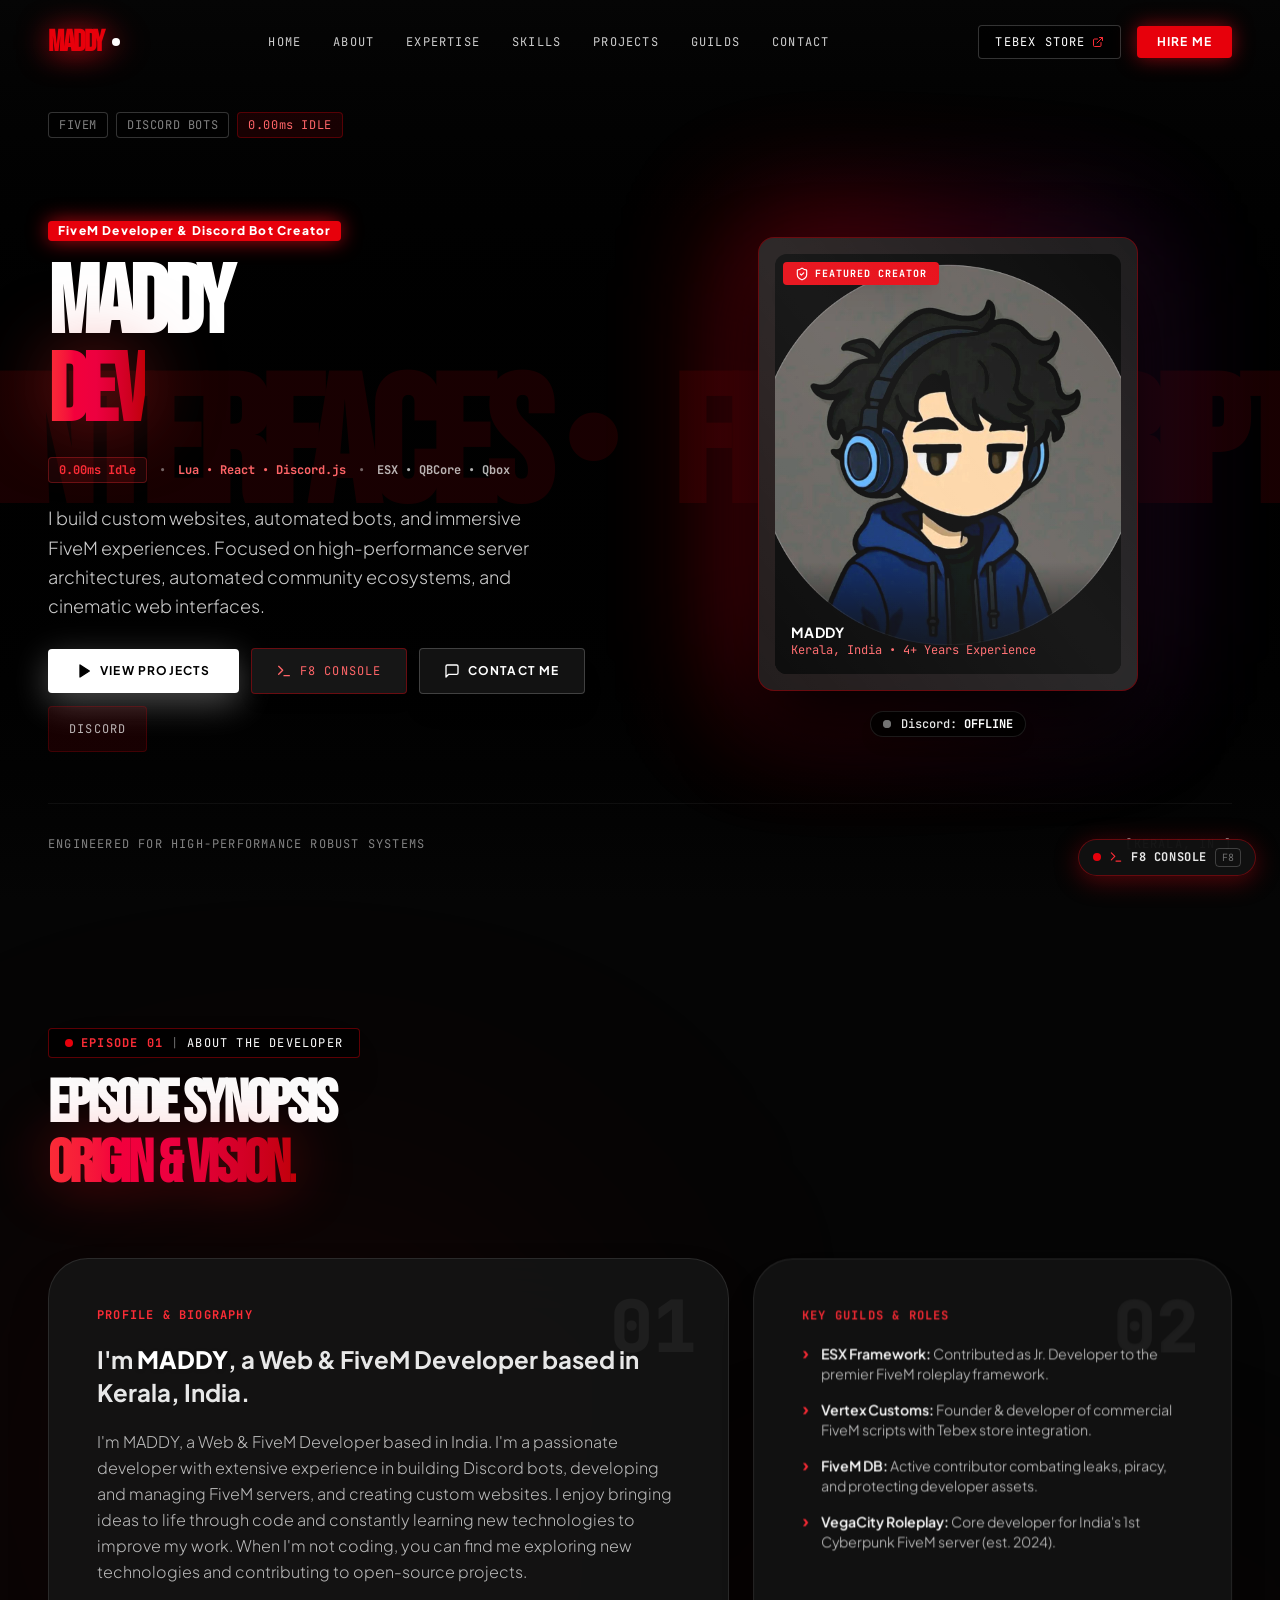
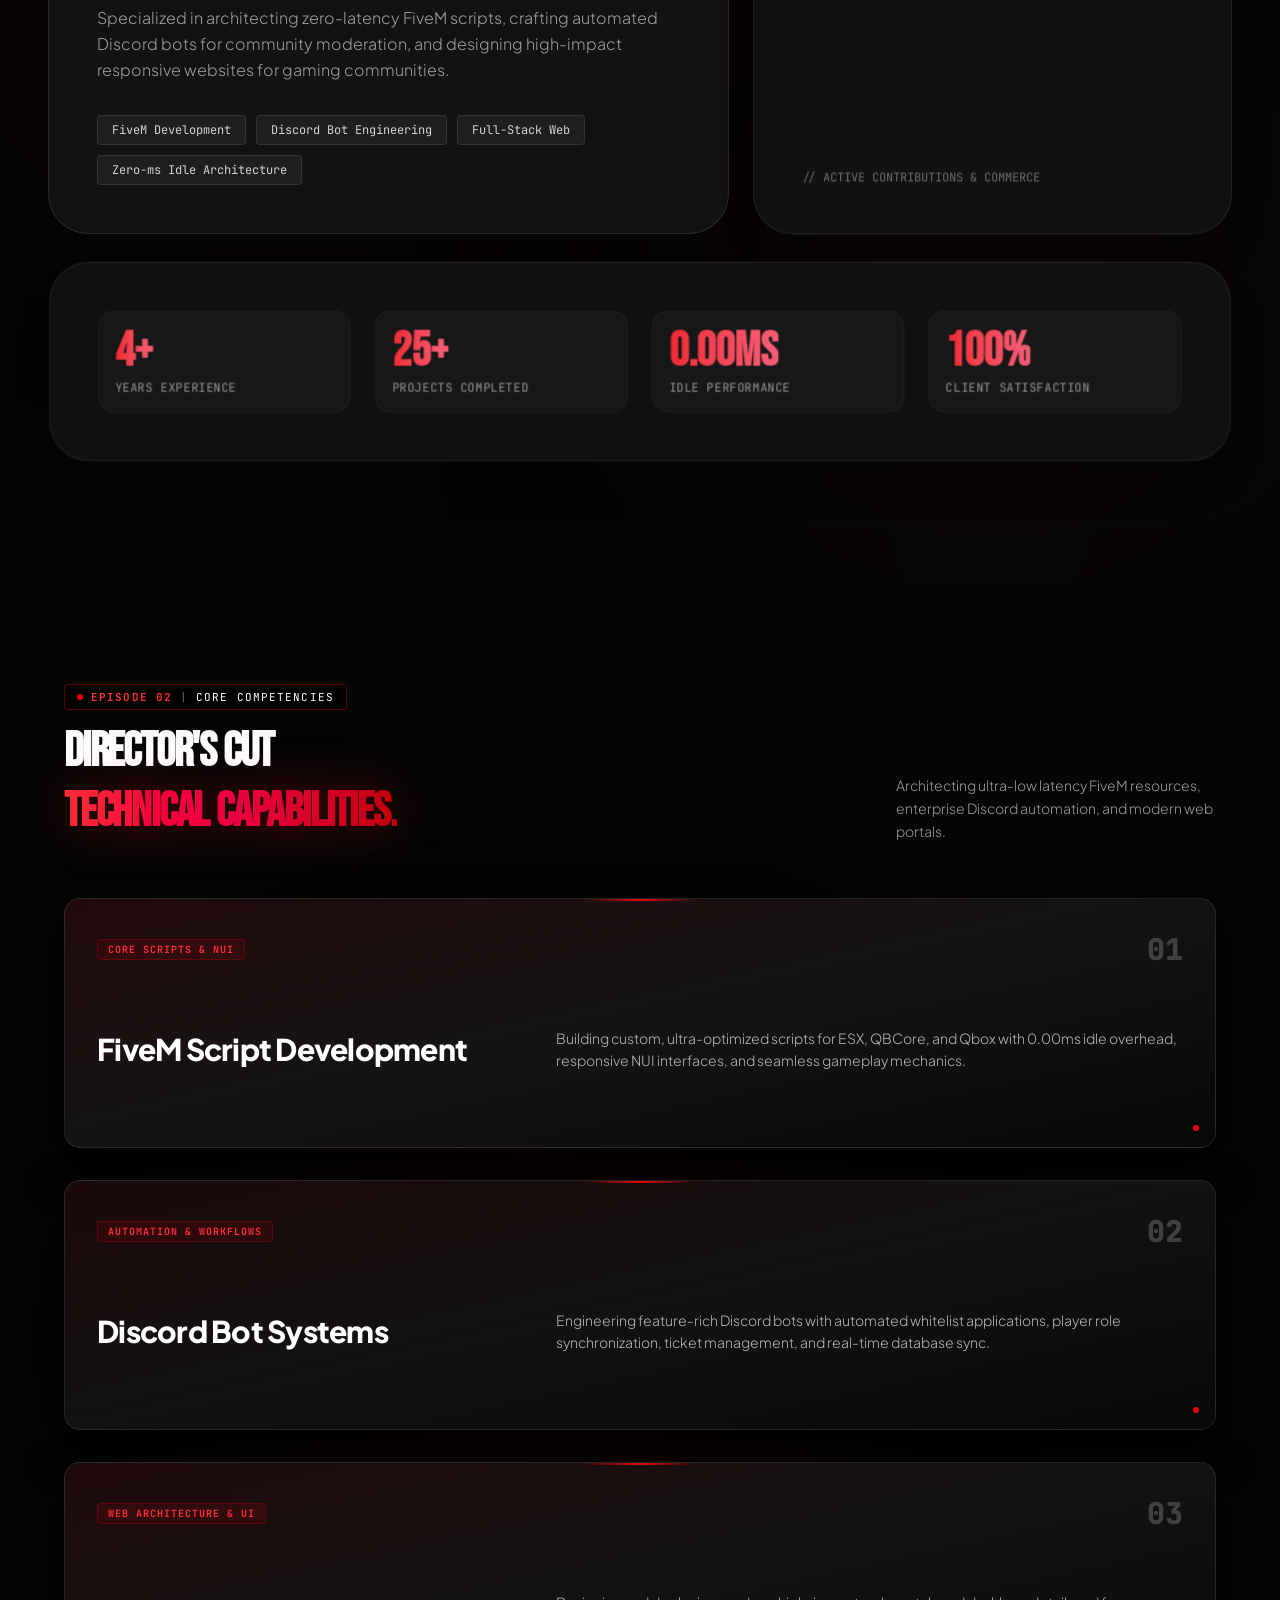
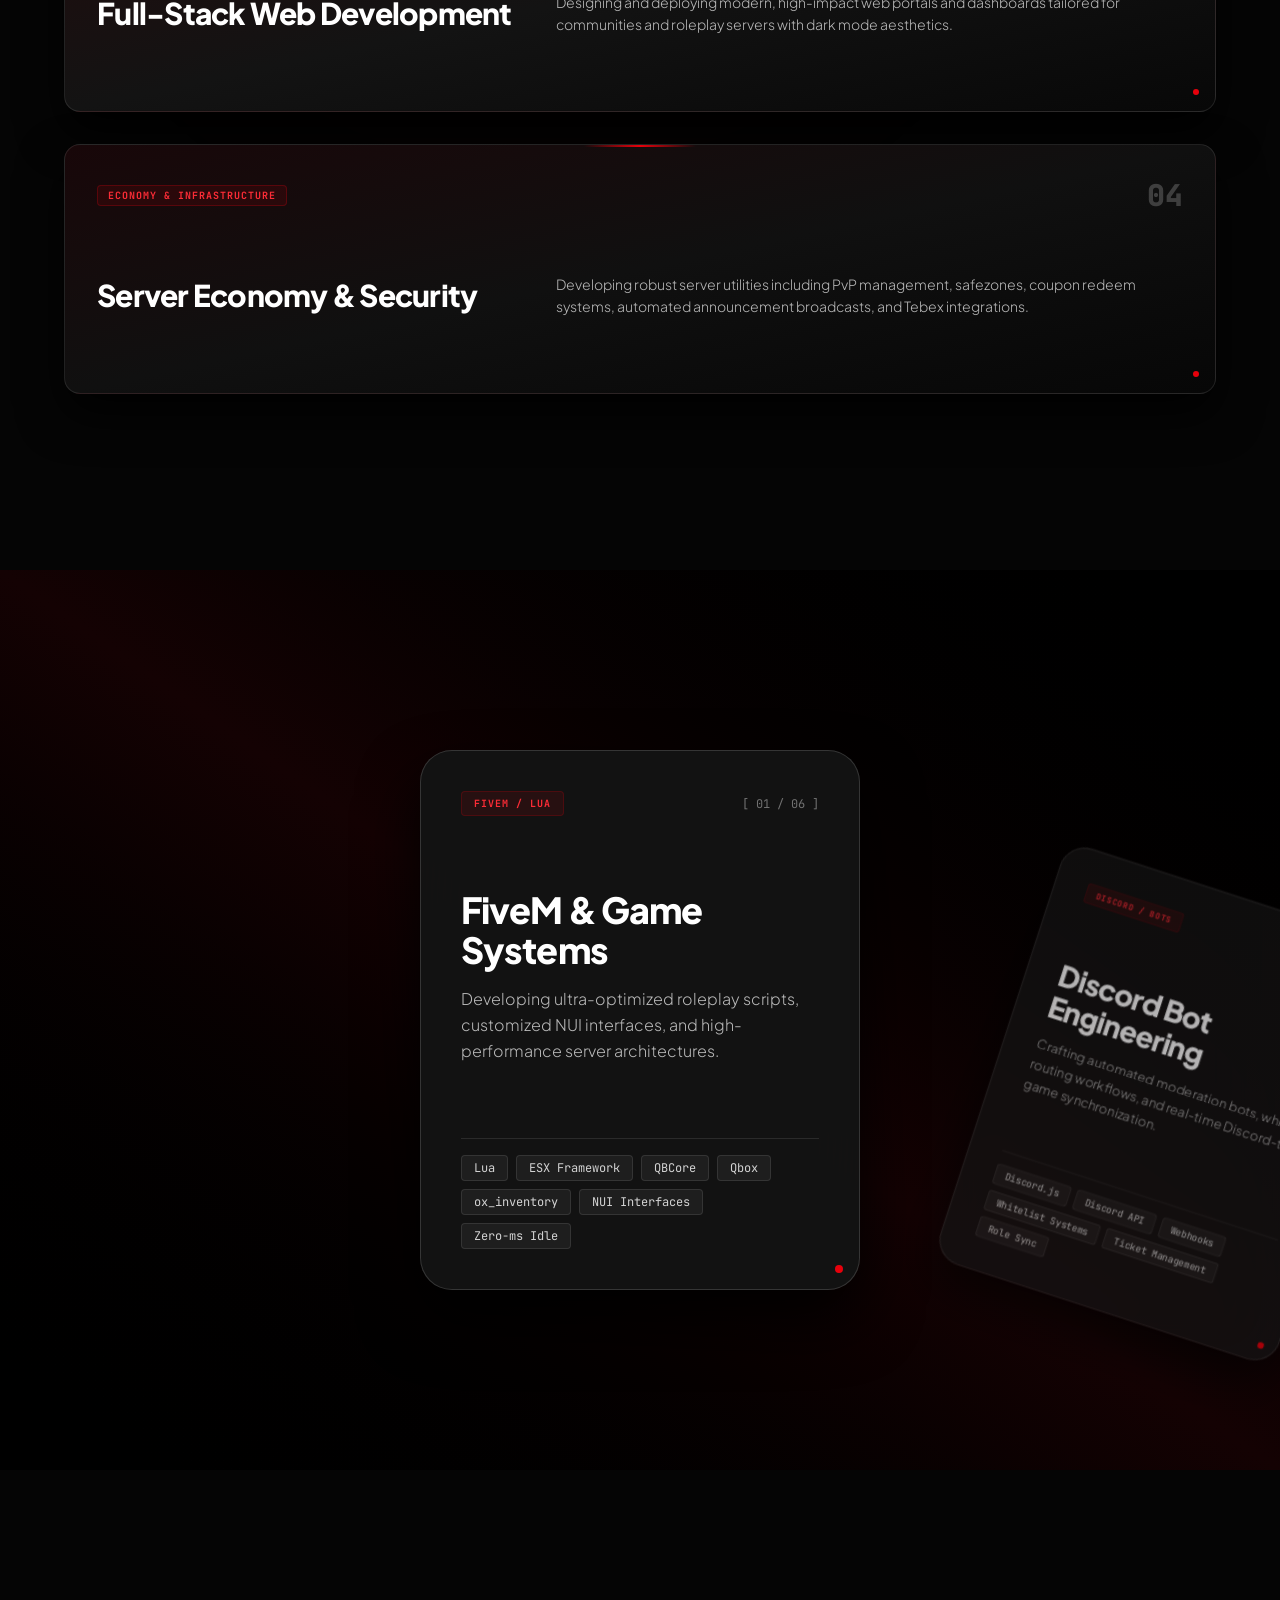
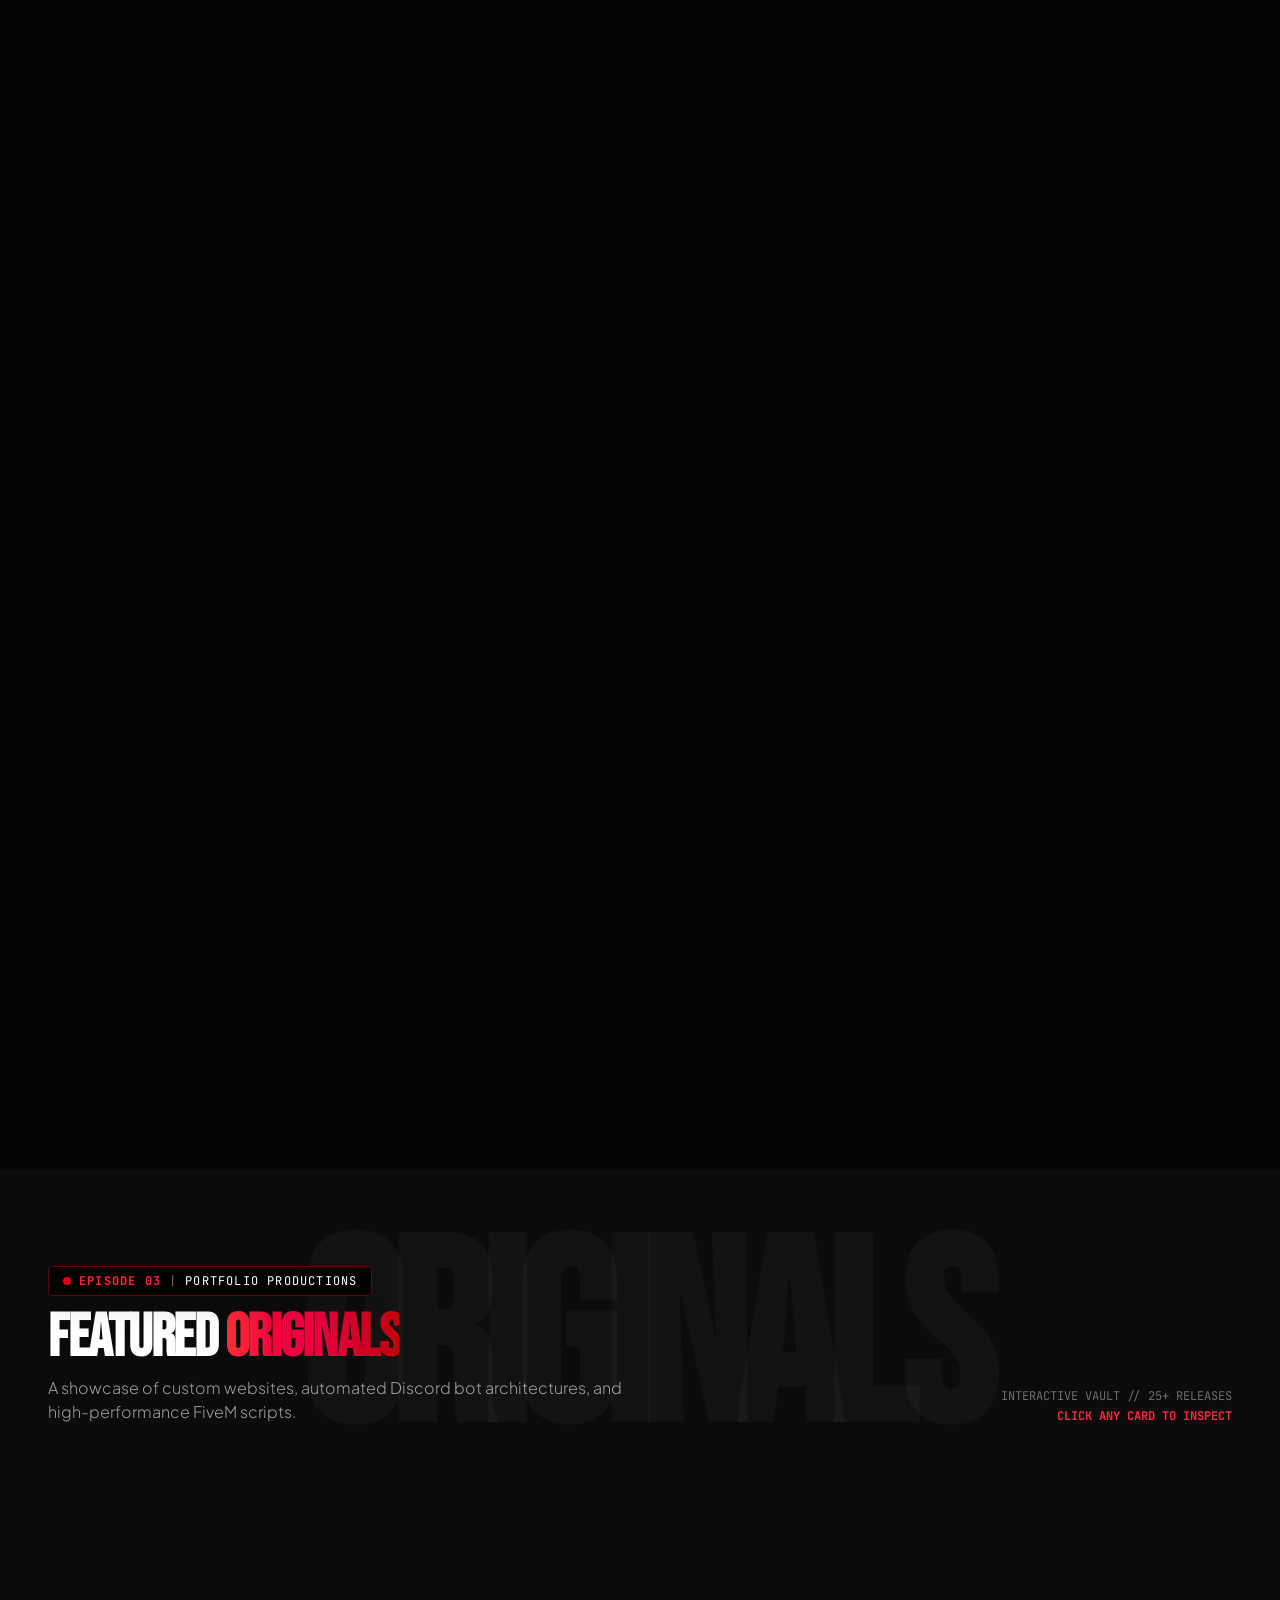
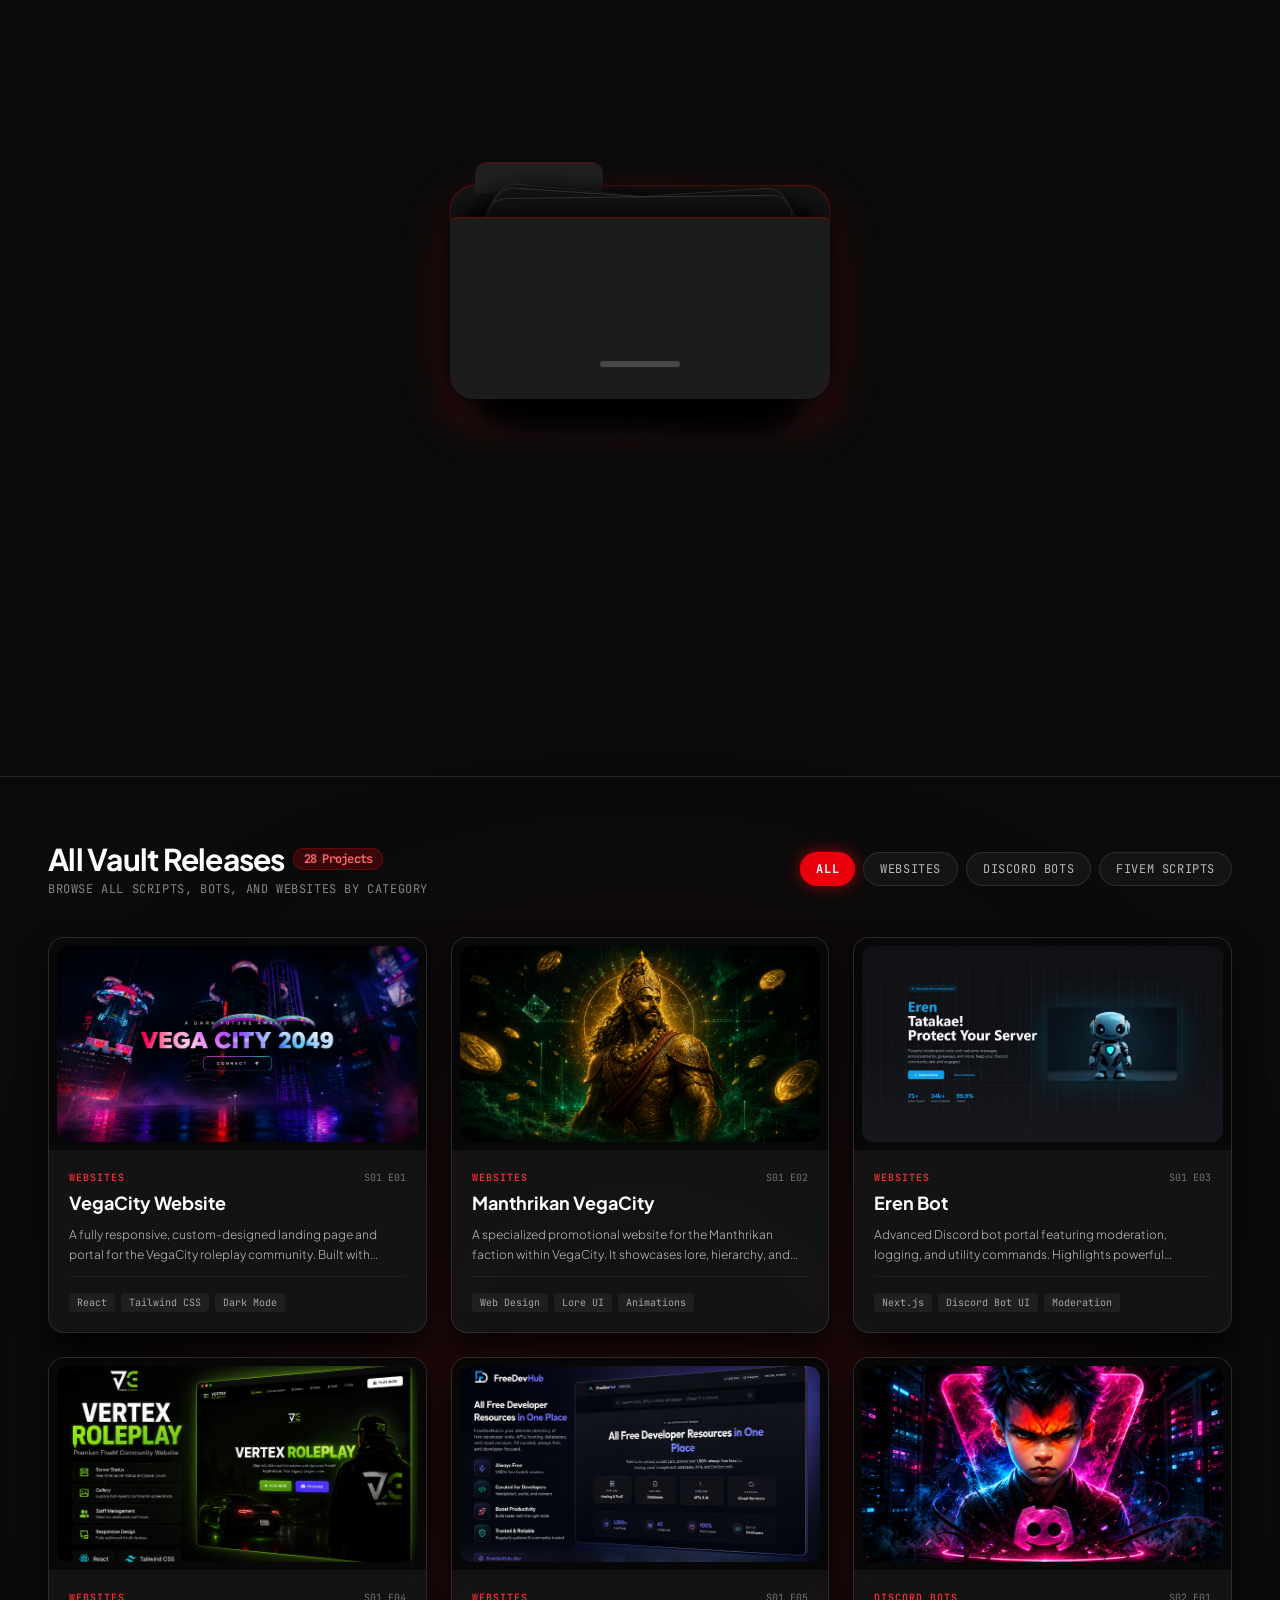
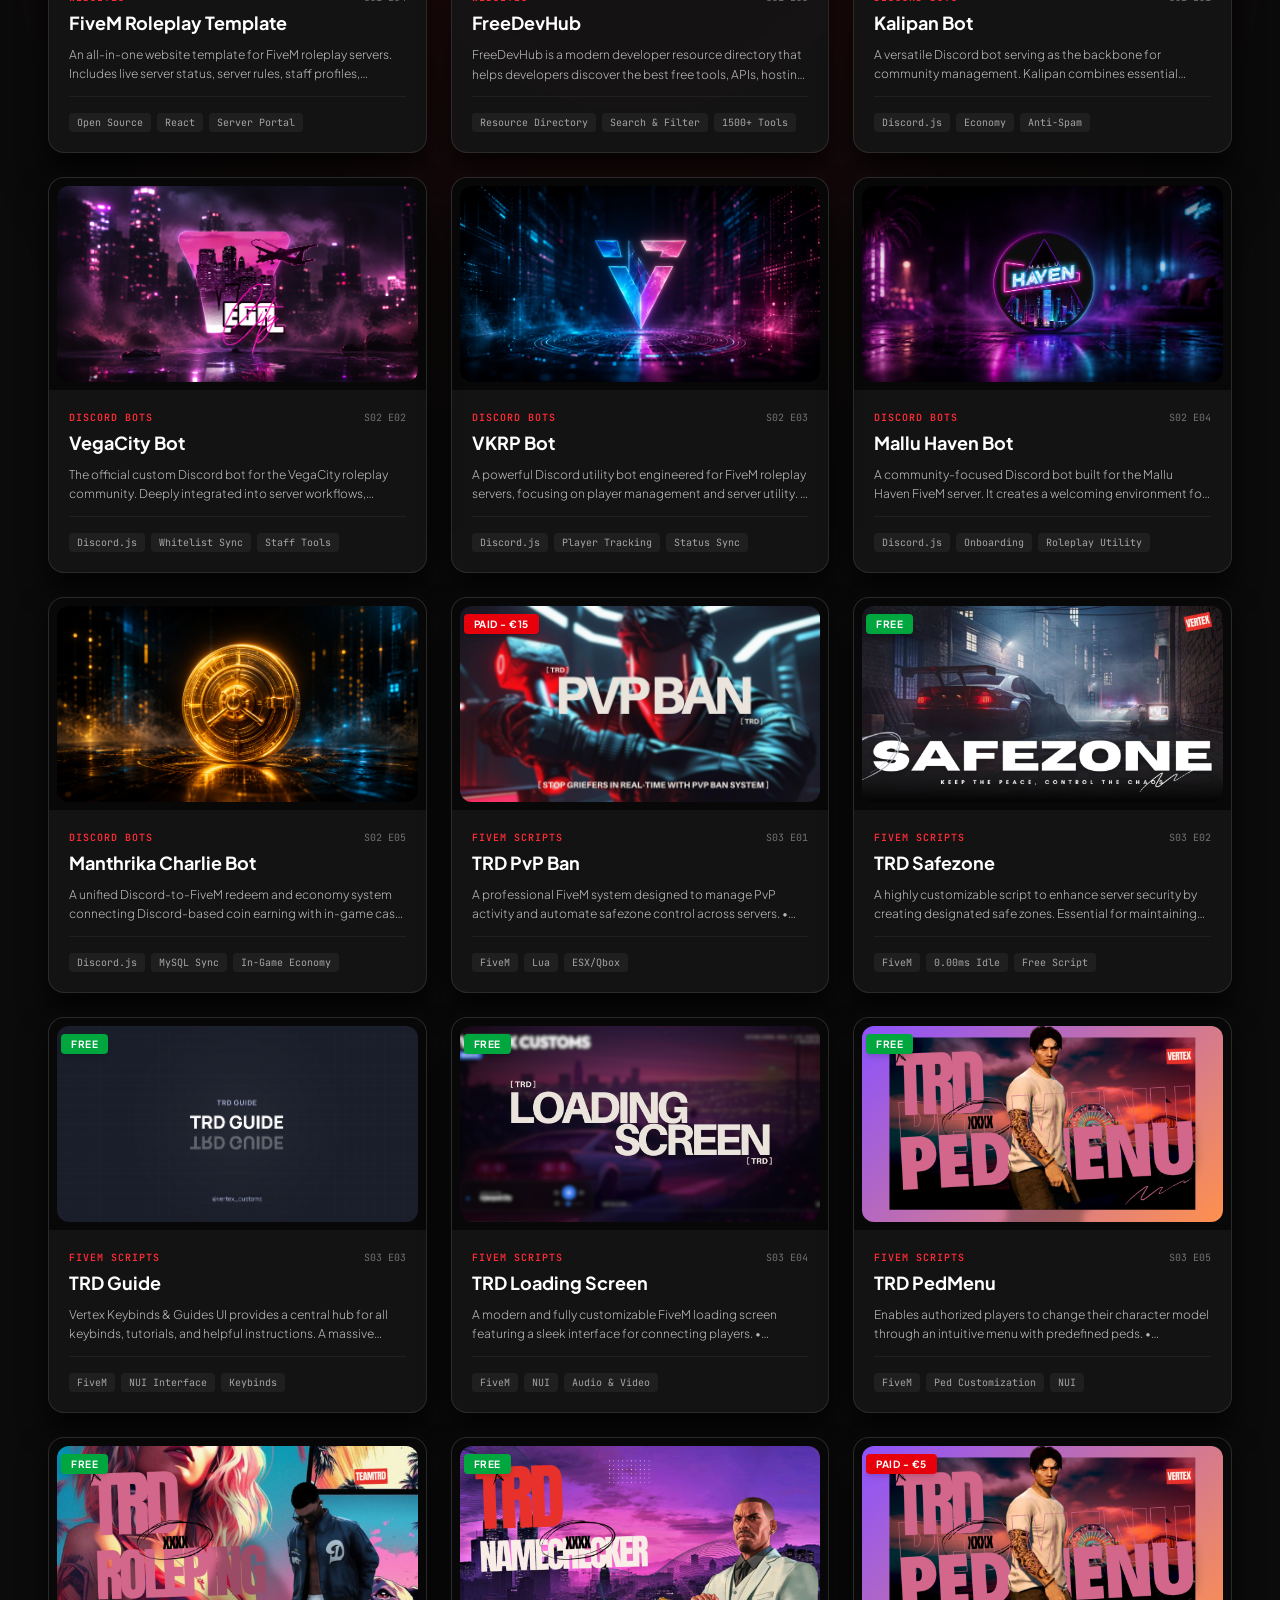
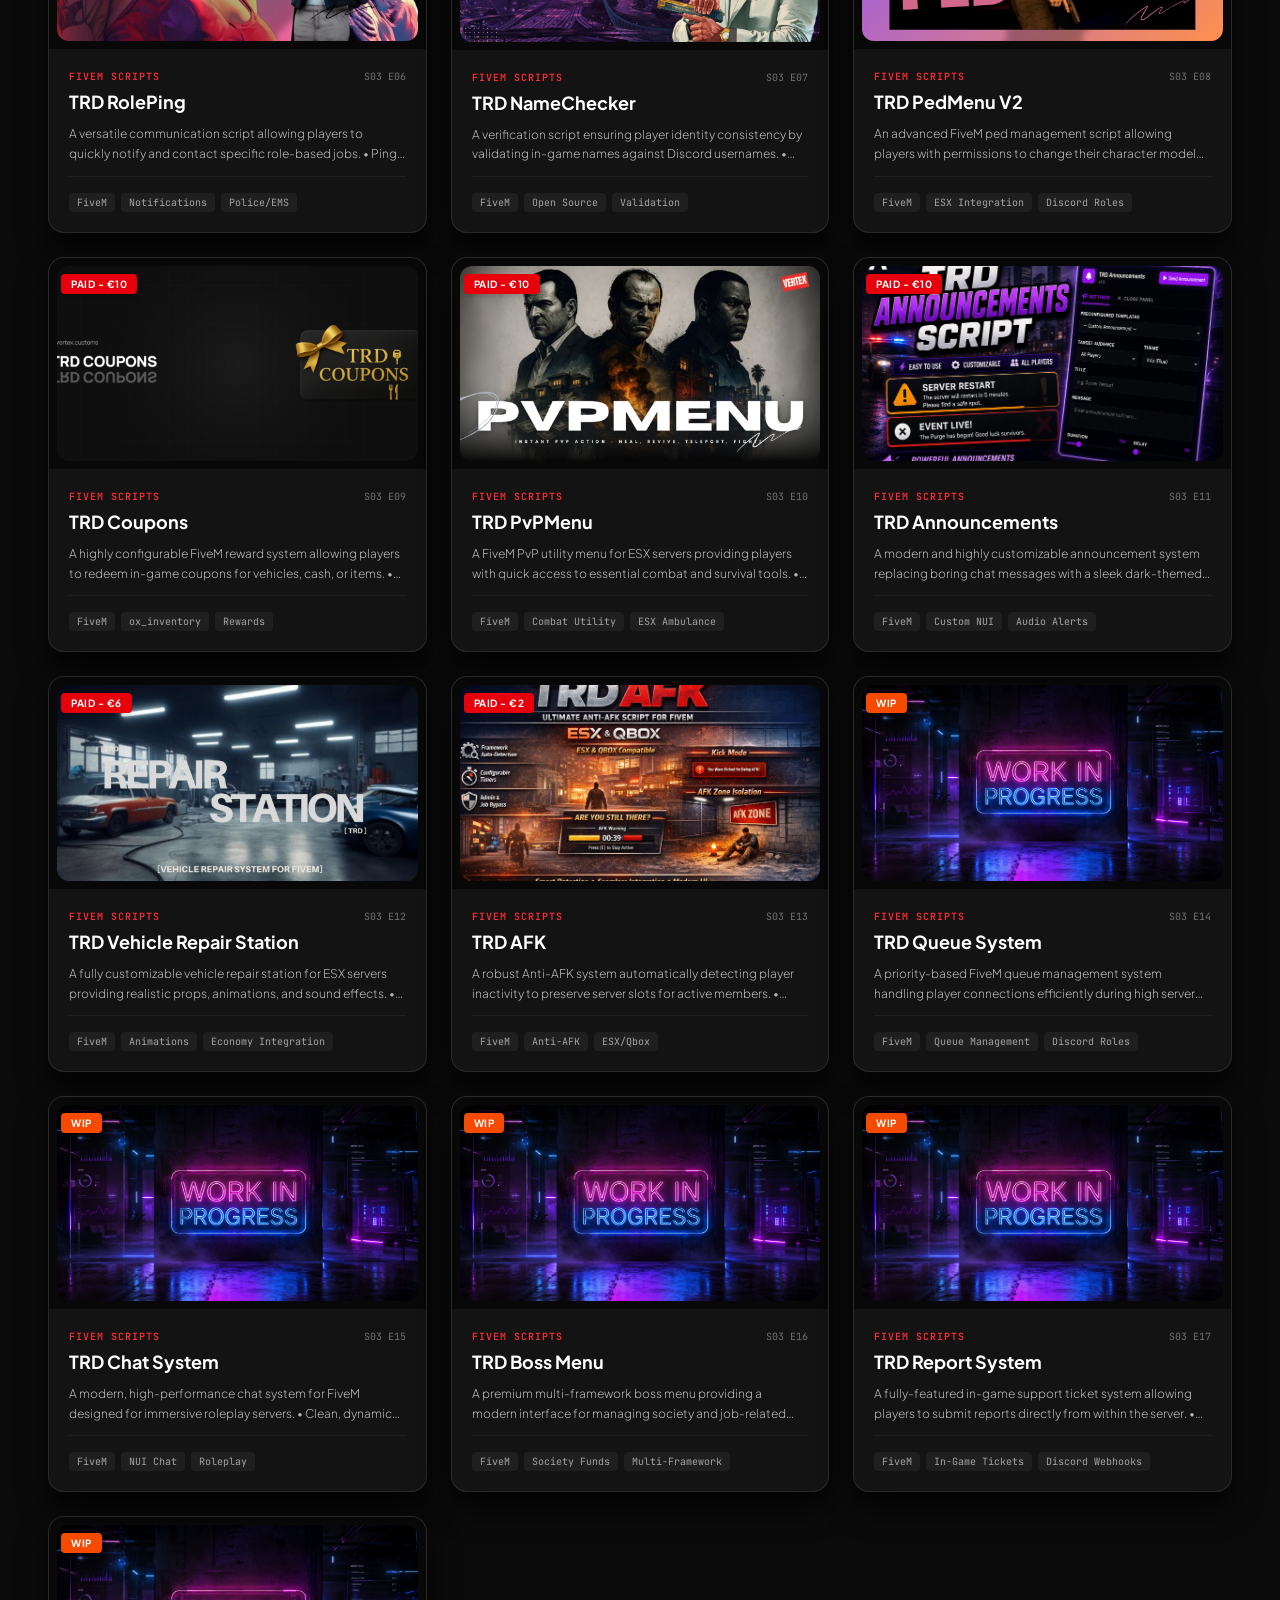
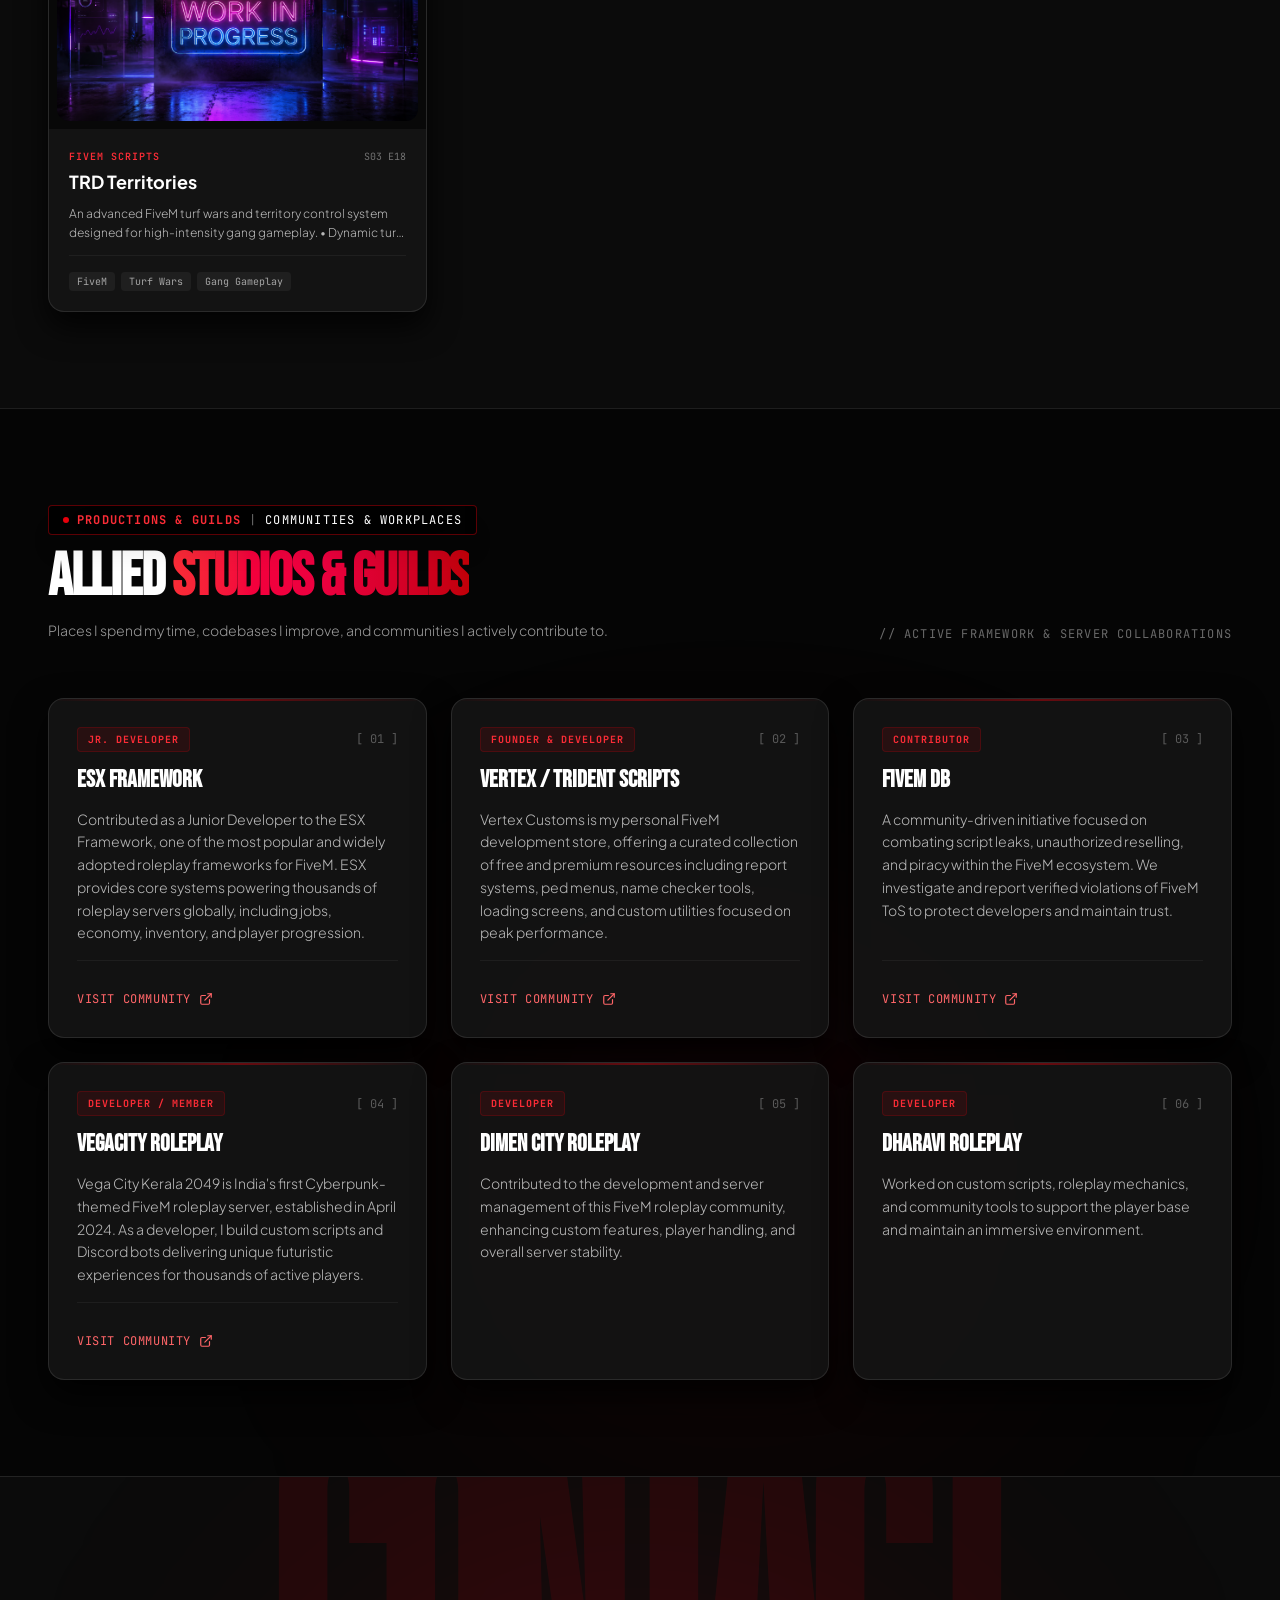
<file: index.html>
<!doctype html>
<html lang="en">
  <head>
    <meta charset="UTF-8" />
    <link rel="icon" type="image/svg+xml" href="/favicon.svg?v=2" />
    <meta name="viewport" content="width=device-width, initial-scale=1.0" />
    <meta name="description" content="MADDY - FiveM Developer & Discord Bot Creator. Building custom websites, automated bots, and immersive FiveM experiences with zero-ms idle latency." />
    <meta name="author" content="MADDY" />
    <meta name="theme-color" content="#E50914" />
    
    <!-- Canonical URL -->
    <link rel="canonical" href="https://maddy.is-a.dev/" />

    <!-- Open Graph / Facebook / Discord Link Previews -->
    <meta property="og:type" content="website" />
    <meta property="og:url" content="https://maddy.is-a.dev/" />
    <meta property="og:title" content="MADDY | FiveM Developer & Discord Bot Creator" />
    <meta property="og:description" content="I build custom websites, automated bots, and immersive FiveM experiences with zero-ms idle latency." />
    <meta property="og:image" content="https://maddy.is-a.dev/avatar.png" />
    <meta property="og:site_name" content="MADDY Portfolio" />

    <!-- Twitter Card -->
    <meta name="twitter:card" content="summary_large_image" />
    <meta name="twitter:url" content="https://maddy.is-a.dev/" />
    <meta name="twitter:title" content="MADDY | FiveM Developer & Discord Bot Creator" />
    <meta name="twitter:description" content="I build custom websites, automated bots, and immersive FiveM experiences with zero-ms idle latency." />
    <meta name="twitter:image" content="https://maddy.is-a.dev/avatar.png" />

    <!-- Google Fonts -->
    <link rel="preconnect" href="https://fonts.googleapis.com">
    <link rel="preconnect" href="https://fonts.gstatic.com" crossorigin>
    <link href="https://fonts.googleapis.com/css2?family=Bebas+Neue&family=JetBrains+Mono:wght@400;500;700&family=Plus+Jakarta+Sans:wght@300;400;500;600;700;800;900&display=swap" rel="stylesheet">
    
    <title>MADDY | FiveM Developer & Discord Bot Creator</title>
    <script type="module" crossorigin src="/assets/index-FKDVsoi9.js"></script>
    <link rel="stylesheet" crossorigin href="/assets/index-1VZtgY4p.css">
  </head>
  <body class="bg-[#050505] text-white selection:bg-red-600 selection:text-white">
    <div id="root"></div>
  </body>
</html>
</file>
